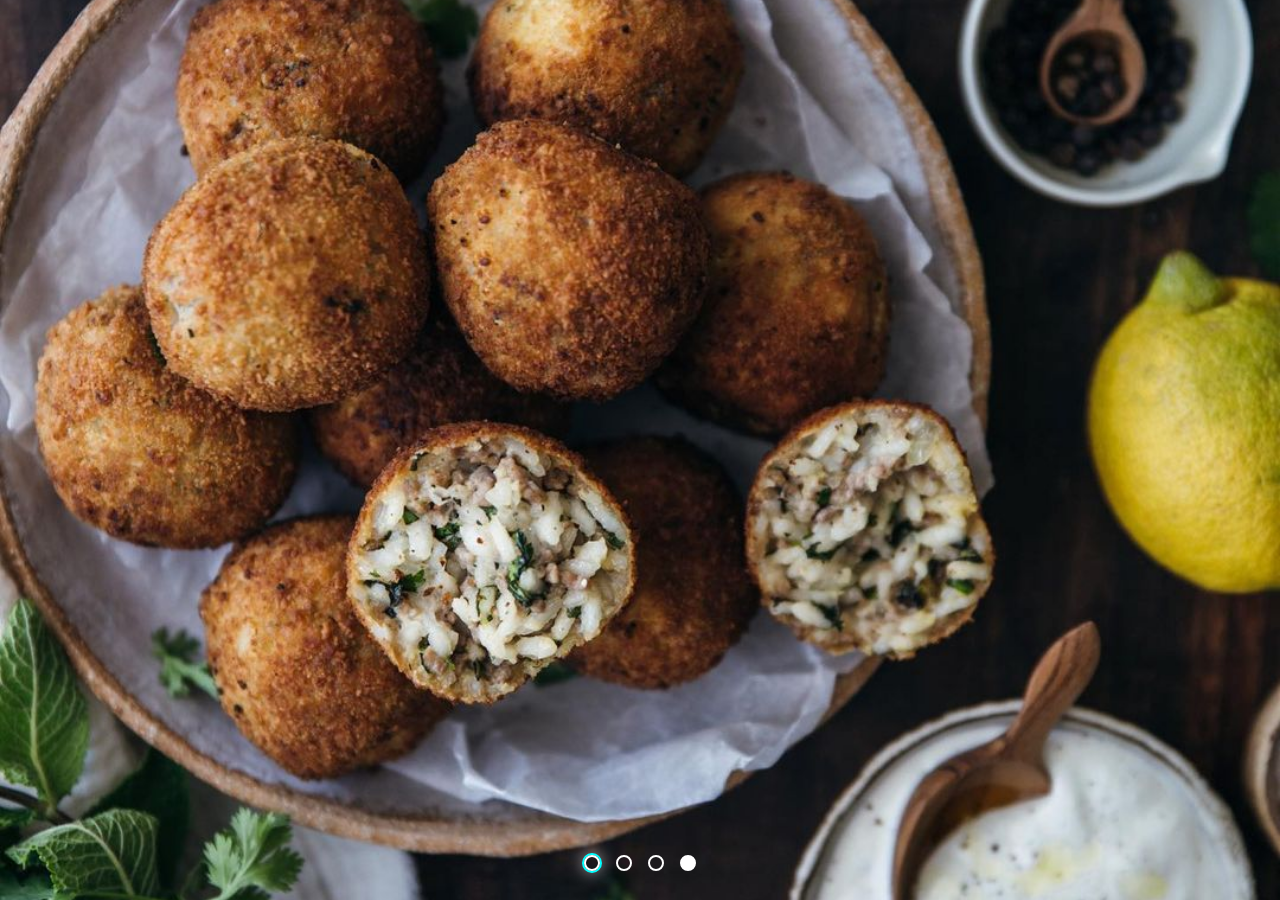
<file: Desktop/FoodProject/index.html>
<!DOCTYPE html>
<html lang="en">
<head>
    <meta charset="UTF-8">
    <meta http-equiv="X-UA-Compatible" content="IE=edge">
    <meta name="viewport" content="width=device-width, initial-scale=1.0">
    <title>Yummyyy</title>
    <link rel="stylesheet" href="style.css">
</head>
<body>
    <div class="slides_container">
        <div class="slides">
             <input type="radio" id="trigger1" name="slider" checked autofocus/>
             <label for="trigger1"></label>
             <div class="slide img1"> </div>
           
             <input type="radio" id="trigger2" name="slider"
             checked autofocus/>
             <label for="trigger2"></label>
             <div class="slide img2"> </div>
            
             <input type="radio" id="trigger3" name="slider"
             checked autofocus/>
             <label for="trigger3"></label>
             <div class="slide img3"> </div>

             <input type="radio" id="trigger4" name="slider"
                 checked autofocus/>
               <label for="trigger4"></label>
                <div class="slide img4"></div>
  

        </div>
    </div>
</body>
</html>
</file>
<file: Desktop/FoodProject/style.css>
body,html {
    padding :0 ;
    margin :0 ;
    width :100%;
    height :100%;
    text-align: center;
    overflow : hidden;
    
}

input{
    position: absolute;
    opacity: 0;
    margin-top:95vh ;
    cursor: pointer;}
label {
    display : inline-block;
    width : 12px;
    height : 12px;
    border: solid 2px white;
    border-radius: 999px;
    background-color: transparent;
    margin: 95vh 6px 0 6px;
    z-index: 2;
    cursor: pointer;
    transition-duration: 0.4s;
}
input:checked + label {
    background-color: white;
}
input:focus + label{
    box-shadow: 0 0 0 2px aqua, 0 0 18px white;
}
input:checked + label + .slide {
    transform: translateX(0);
    opacity :1 ; }
.slide{
  position: absolute;
    background-position: center;
   background-size: cover;
    background-repeat: no-repeat;
    width: 100% ;
    height: 100%;
    top :0;
    left : 0;
    z-index: -1; 
    
    transition-duration: 0.9s;
    opacity: 1;
   
}
input:checked  ~ .slide {
    transform : translateX(100%) ;
  }


.img1{
    background-image: url(pics/pic6.jpg);
 
}
.img2{
    background-image: url(pics/pic3.jpg);
    

}
.img3{
    background-image: url(pics/pic5.jpg);
   

}
.img4{
    background-image: url(pics/pic8.jpg);
   

}
</file>
